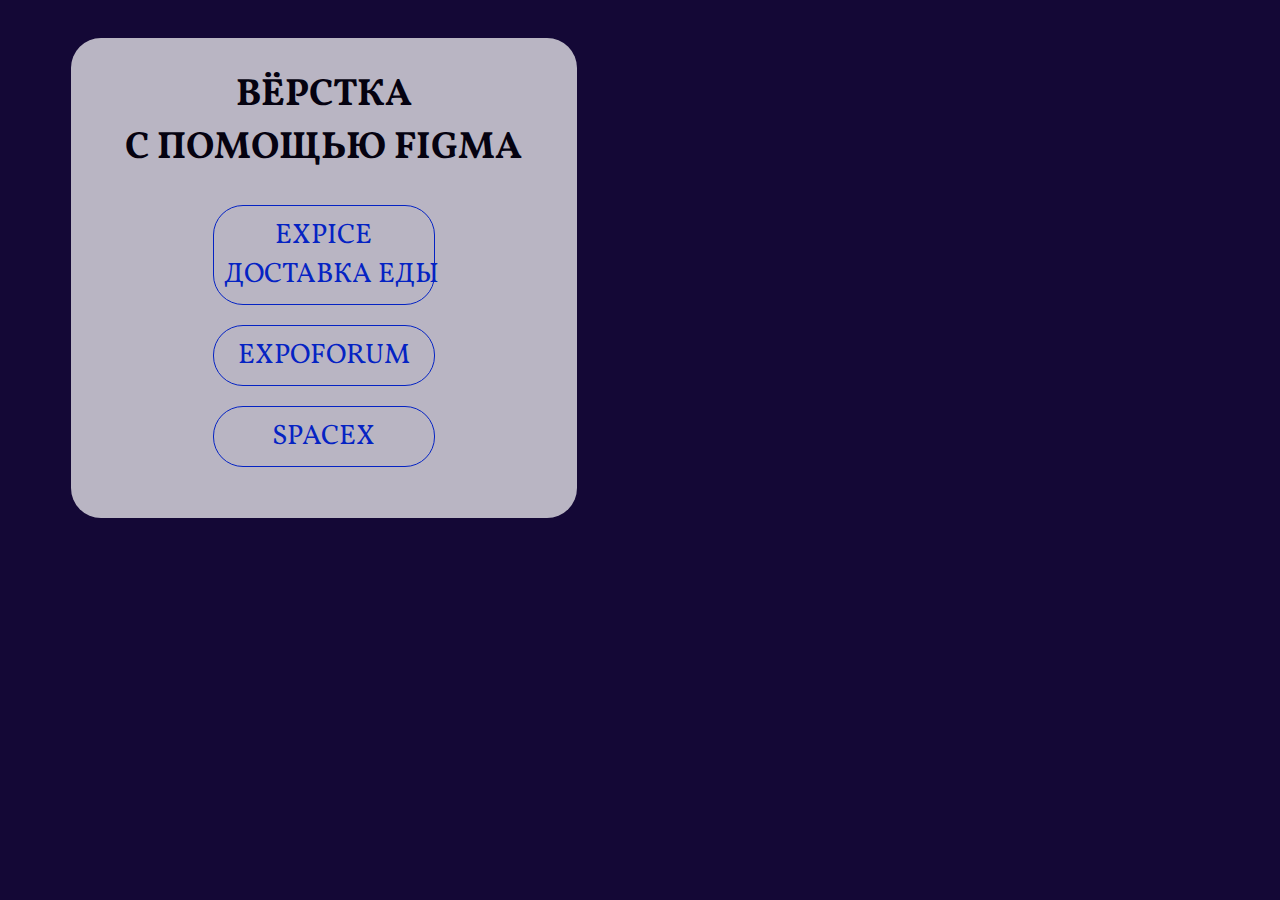
<file: index.html>
<!DOCTYPE html>
<html lang="en">
<head>
    <meta charset="UTF-8">
    <meta http-equiv="X-UA-Compatible" content="IE=edge">
    <meta name="viewport" content="width=device-width, initial-scale=1.0">
    <link rel="stylesheet" href="/style.css">
    <link rel="preconnect" href="https://fonts.gstatic.com">
    <link rel="preconnect" href="https://fonts.gstatic.com">
    <link href="https://fonts.googleapis.com/css2?family=Vollkorn:wght@400;700&display=swap" rel="stylesheet">
    
    <title>My project</title>
</head>
<body>
    <div class="main">
        <h2>Вёрстка с&nbsp;помощью Figma</h2>
        <a href="./expice/">Expice доставка&nbsp;еды</a>
        <a href="./expoforum/">Expoforum</a>
        <a href="./spacex/">SpaceX</a>
    </div>
</body>
</html>
</file>
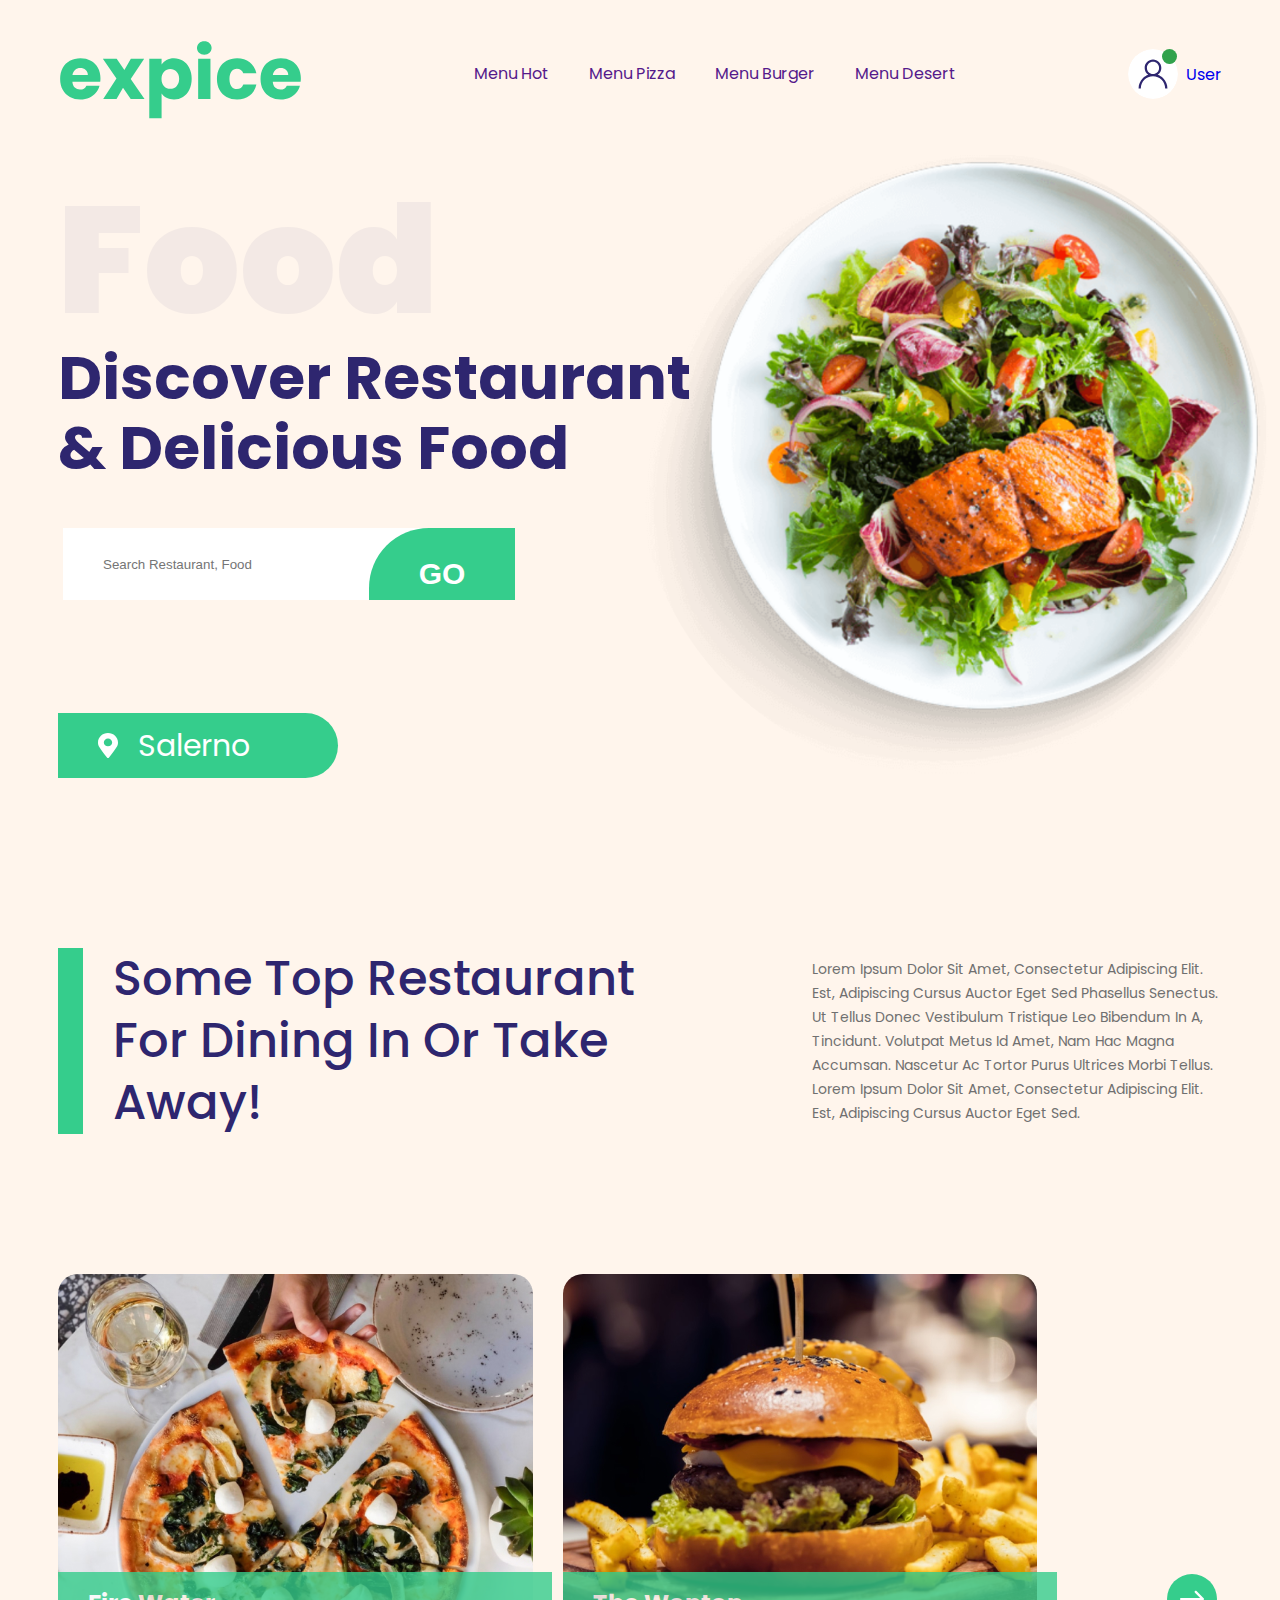
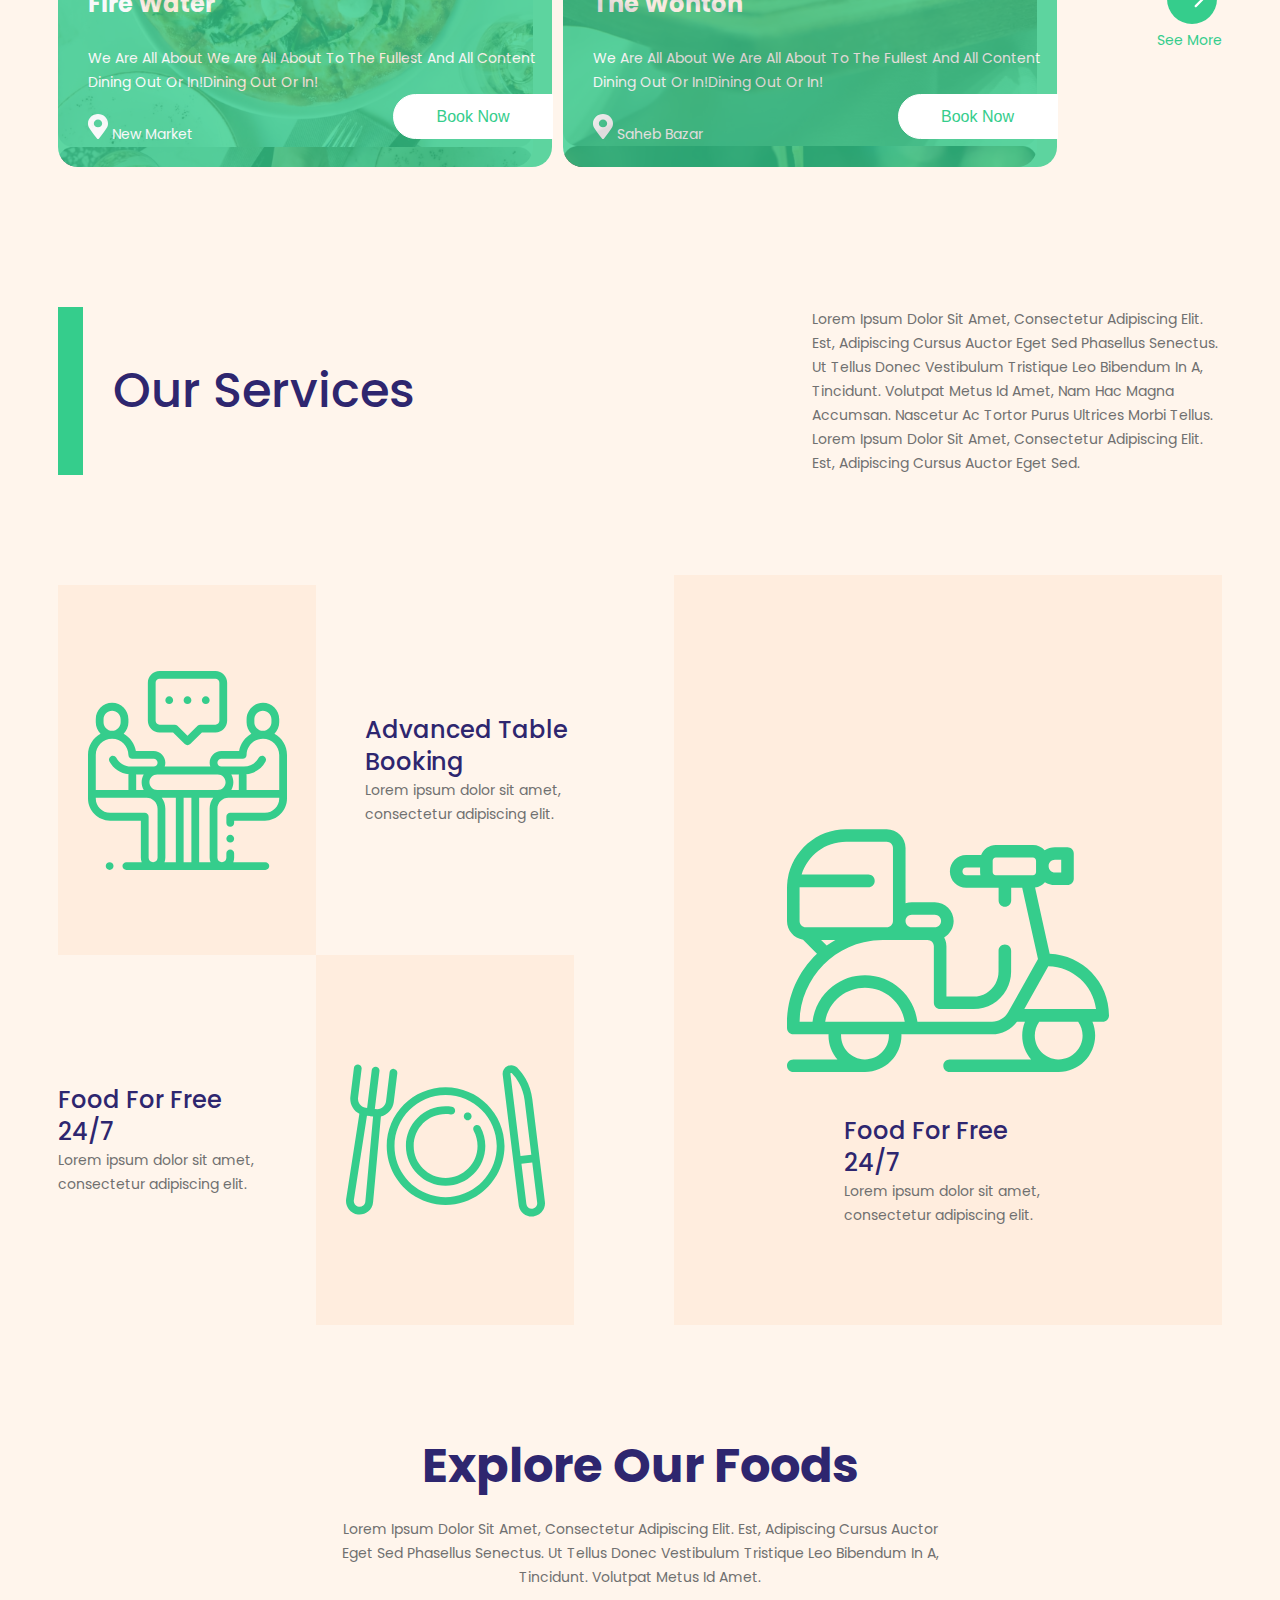
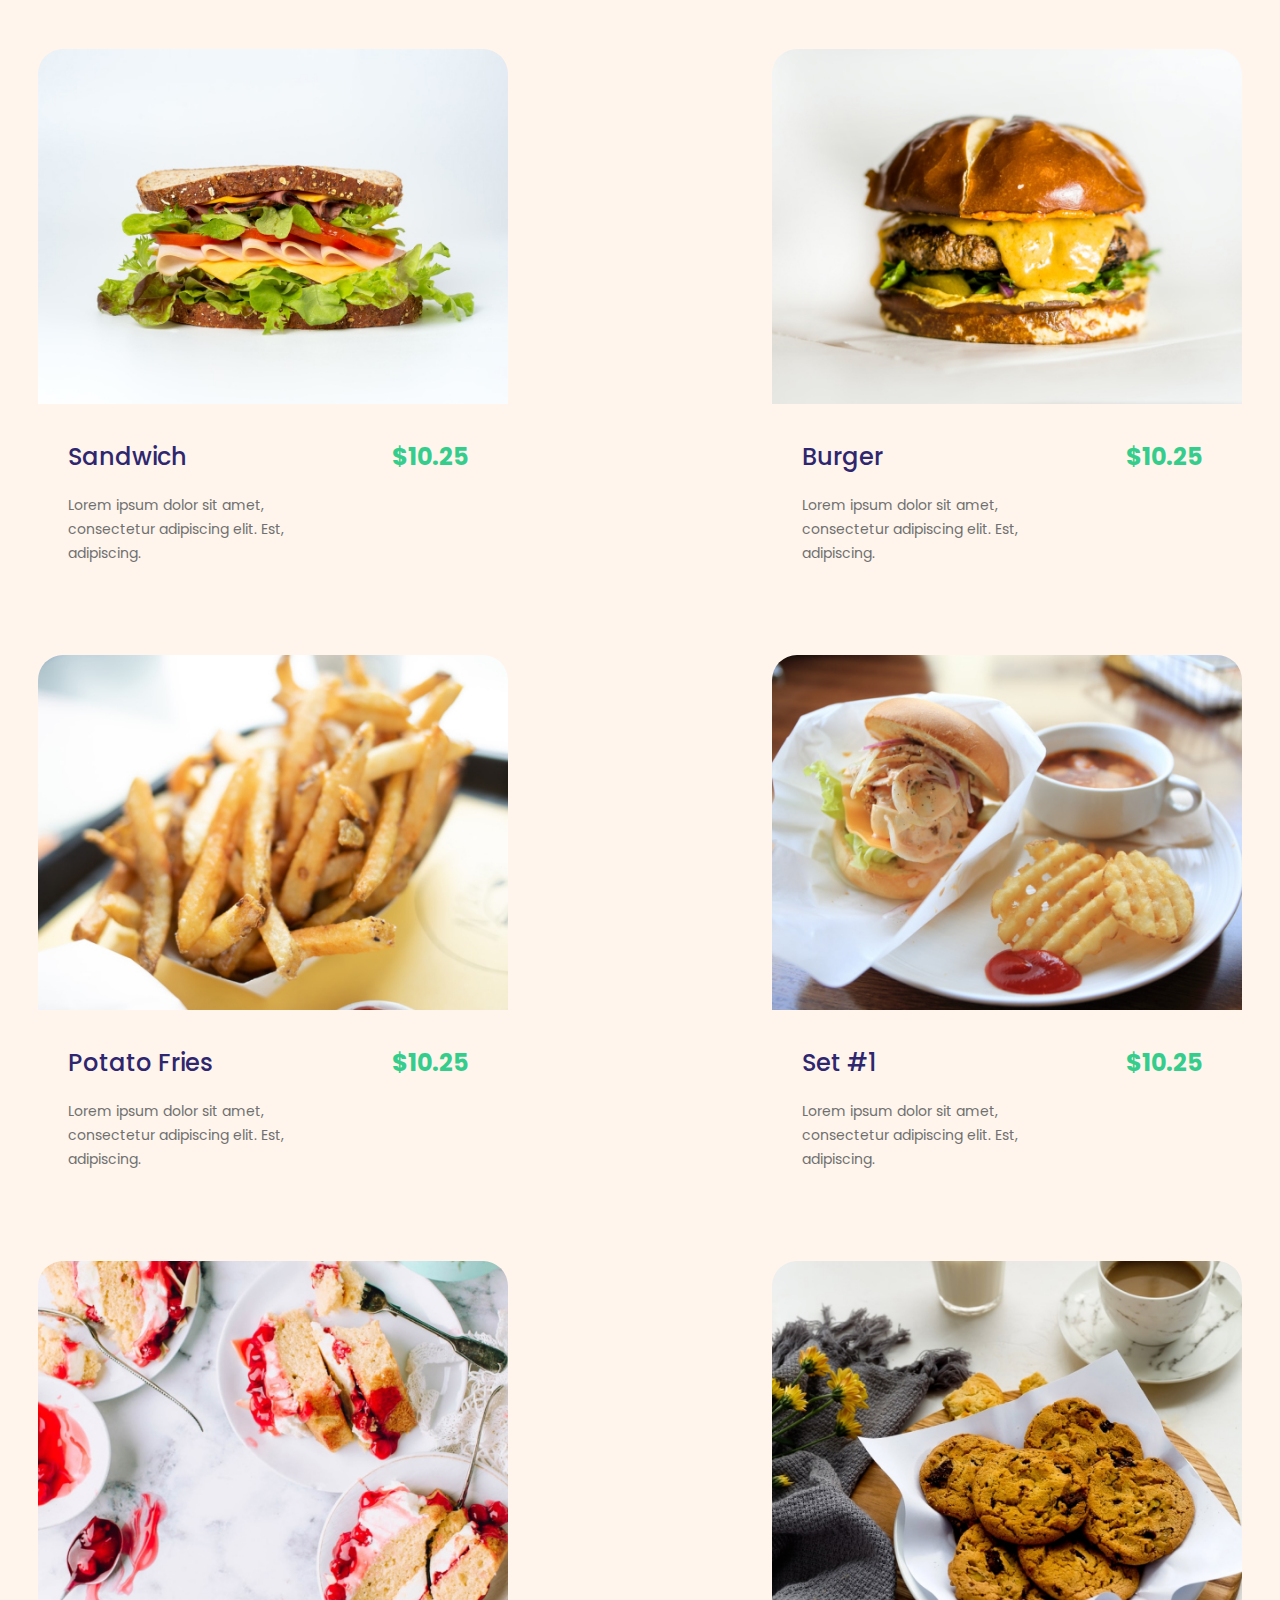
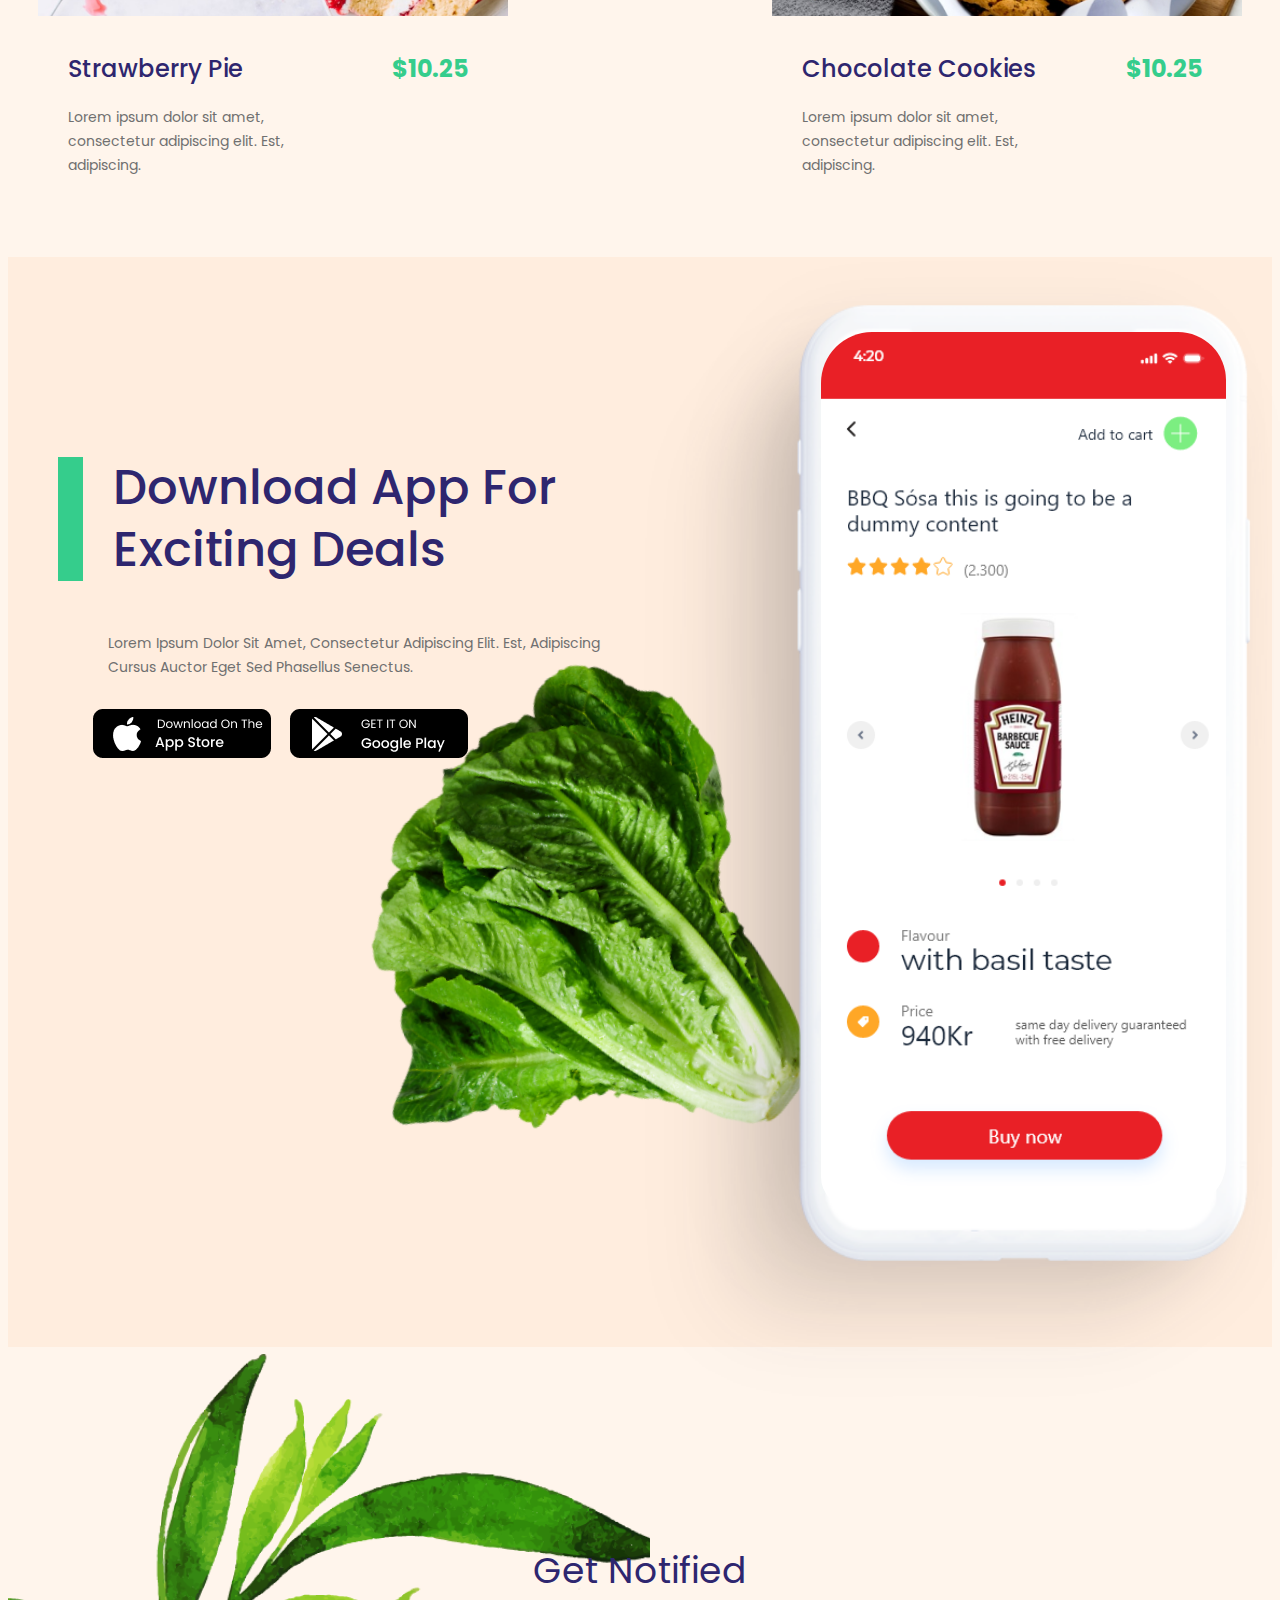
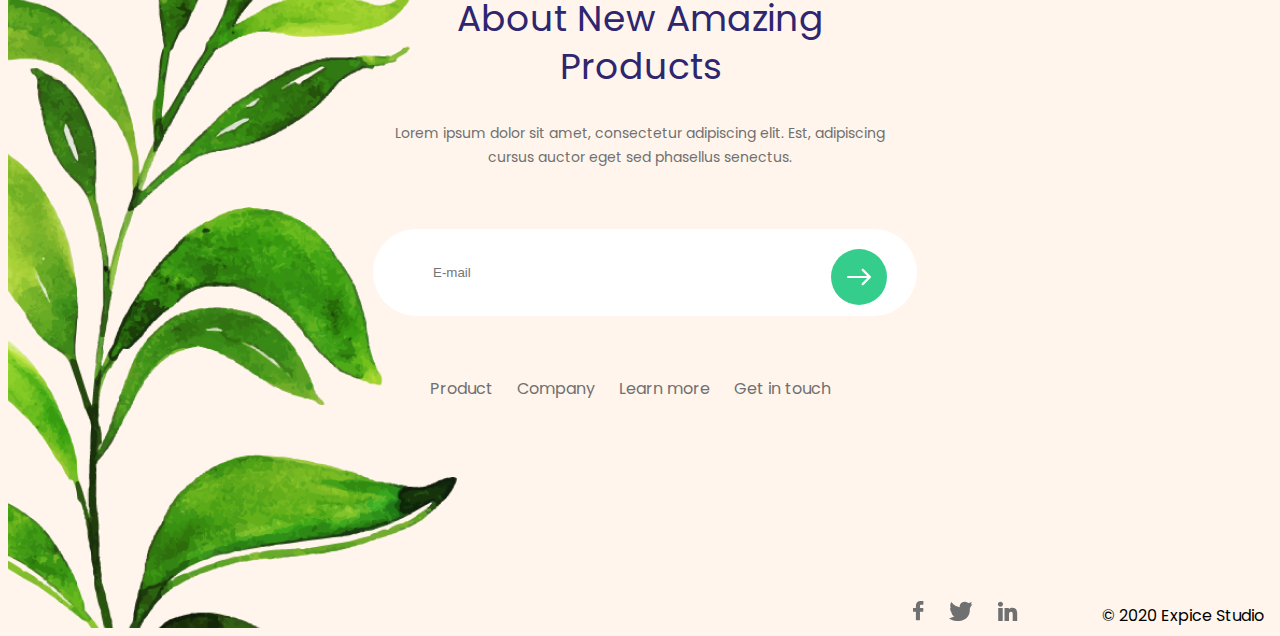
<file: expice/index.html>
<!DOCTYPE html>
<html lang="en">
<head>
    <meta charset="UTF-8">
    <meta http-equiv="X-UA-Compatible" content="IE=edge">
    <meta name="viewport" content="width=device-width, initial-scale=1.0">
    <link rel="stylesheet" href="./style.css">
    <link rel="preconnect" href="https://fonts.gstatic.com">
<link href="https://fonts.googleapis.com/css2?family=Poppins:wght@400;700;900&display=swap" rel="stylesheet">
    <title>EXPICE</title>
</head>
<body>

        <div class="header">
            <img src="./img/Logo.svg" alt="" class="logo">
            <ul class="header-menu">
                <li class="header-menu-item"><a href="">Menu Hot</a></li>
                <li class="header-menu-item"><a href="">Menu Pizza</a></li>
                <li class="header-menu-item"><a href="">Menu Burger</a></li>
                <li class="header-menu-item"><a href="">Menu Desert</a></li>
            </ul>
            <div class="user">
                <img src="./img/user-icon.svg" alt="" class="user-img">
                <div class="user-online"></div>
                <a href="#" class="user-link">User</a>
            </div>
        </div>
        <!-- /.header -->

        <div class="main-info">

            <div class="main-info-text">
                <p class="main-info-title">Food</p>
                <p class="main-info-about">Discover Restaurant <br>
                    & Delicious Food</p>

                <form class="main-search" action="" method="get">
                    <input class="main-search-input" name="s" placeholder="search restaurant, food" type="search">
                    <button type="submit" class="main-search-btn">go</button>
                </form>

                <div class="main-location">
                    <img class="main-location-img" src="./img/place.svg" alt="">
                    <p>Salerno</p>
                </div>
            </div>
        </div>
        <!-- /.main-info -->

    <div class="info-top">
        <h2 class="info-top-title">some top restaurant for 
                 dining in or Take away!</h2>
        <p class="info-top-text">Lorem ipsum dolor sit amet, consectetur adipiscing elit. Est, adipiscing cursus auctor eget sed phasellus senectus. Ut tellus donec vestibulum tristique leo bibendum in a, tincidunt. Volutpat metus id amet, nam hac magna accumsan. Nascetur ac tortor purus ultrices morbi tellus. Lorem ipsum dolor sit amet, consectetur adipiscing elit. Est, adipiscing cursus auctor eget sed.</p>
    </div>
    <!-- /.info-top -->

    <div class="slider">

        <div class="slide slide-pizza">
            <div class="slide-text">
                <h3>Fire Water</h3>
                <p>we are all about we are all about to the fullest and all content dining out or in!dining out or in!</p>
                <img src="./img/place.svg" alt="">
                <span>New Market</span>
            </div>
            <button class="slide-btn" type="button">Book Now </button>
        </div>

        <div class="slide slide-burg">
            <div class="slide-text">
                <h3>The Wonton </h3>
                <p>we are all about we are all about to the fullest and all content dining out or in!dining out or in!</p>
                <img src="./img/place.svg" alt="">
                <span>Saheb Bazar</span>
            </div>
            <button class="slide-btn" type="button">Book Now </button>
        </div>
        
        <div class="see-more">
            <button class="see-more-btn" type="button"></button>
            <p class="see-more-text">See&nbsp;More</p>
        </div>
    </div>
    <!-- /.slider -->

    
    <div class="info-top">
        <h2 class="info-top-title">Our Services</h2>
        <p class="info-top-text">Lorem ipsum dolor sit amet, consectetur adipiscing elit. Est, adipiscing cursus auctor eget sed phasellus senectus. Ut tellus donec vestibulum tristique leo bibendum in a, tincidunt. Volutpat metus id amet, nam hac magna accumsan. Nascetur ac tortor purus ultrices morbi tellus. Lorem ipsum dolor sit amet, consectetur adipiscing elit. Est, adipiscing cursus auctor eget sed.</p>
    </div>
    <!-- /.info-top -->

    <div class="services">
        <div class="services-item">

            <div class="services-inner">
                <div class="services-inner--img"></div>
                <div class="services-inner--text">
                    <h4 class="services-inner--title">advanced table
                        booking</h4>
                    <p>Lorem ipsum dolor sit amet, consectetur adipiscing elit.</p>
                </div>
            </div>

            <div class="services-inner">
                <div class="services-inner--text">
                    <h4 class="services-inner--title">Food For Free
                        24/7</h4>
                    <p>Lorem ipsum dolor sit amet, consectetur adipiscing elit.</p>
                </div>
                <div class="services-inner--img"></div>
            </div>

        </div>

        <div class="services-item delivery">
            <div class="services-inner--text">
                <h4 class="services-inner--title">Food For Free
                    24/7</h4>
                <p>Lorem ipsum dolor sit amet, consectetur adipiscing elit.</p>
            </div>
        </div>
    </div>
    <!-- /.services -->

    <div class="menu">

        <div class="menu-info">
        <h3 class="menu-title">Explore Our Foods</h3>
        <p class="menu-text">Lorem ipsum dolor sit amet, consectetur adipiscing elit. Est, adipiscing cursus auctor eget sed phasellus senectus. Ut tellus donec vestibulum tristique leo bibendum in a, tincidunt. Volutpat metus id amet.</p>
        </div>
        <!-- /.menu-info -->

        <div class="menu-list">
           <div class="menu-list--item">
               <img src="./img/menu1.jpg" alt="" class="menu-item--img">
               <div class="menu-item--info">
                    <h4 class="menu-item--title">Sandwich</h4>
                    <span class="menu-item--price">$10.25</span>
                    <p class="menu-item--text">Lorem ipsum dolor sit amet, consectetur adipiscing elit. Est, adipiscing. </p>
                    </div>
           </div>
           <div class="menu-list--item">
               <img src="./img/menu2.jpg" alt="" class="menu-item--img">
               <div class="menu-item--info">
                    <h4 class="menu-item--title">Burger</h4>
                    <span class="menu-item--price">$10.25</span>
                    <p class="menu-item--text">Lorem ipsum dolor sit amet, consectetur adipiscing elit. Est, adipiscing. </p>
                    </div>
           </div>
           <div class="menu-list--item">
               <img src="./img/menu3.jpg" alt="" class="menu-item--img">
               <div class="menu-item--info">
                    <h4 class="menu-item--title">Potato Fries</h4>
                    <span class="menu-item--price">$10.25</span>
                    <p class="menu-item--text">Lorem ipsum dolor sit amet, consectetur adipiscing elit. Est, adipiscing. </p>
                    </div>
           </div>
           <div class="menu-list--item">
               <img src="./img/menu4.jpg" alt="" class="menu-item--img">
               <div class="menu-item--info">
                    <h4 class="menu-item--title">Set #1</h4>
                    <span class="menu-item--price">$10.25</span>
                    <p class="menu-item--text">Lorem ipsum dolor sit amet, consectetur adipiscing elit. Est, adipiscing. </p>
                    </div>
           </div>
           <div class="menu-list--item">
               <img src="./img/menu5.jpg" alt="" class="menu-item--img">
               <div class="menu-item--info">
                    <h4 class="menu-item--title">Strawberry pie</h4>
                    <span class="menu-item--price">$10.25</span>
                    <p class="menu-item--text">Lorem ipsum dolor sit amet, consectetur adipiscing elit. Est, adipiscing. </p>
                    </div>
           </div>
           <div class="menu-list--item">
               <img src="./img/menu6.jpg" alt="" class="menu-item--img">
               <div class="menu-item--info">
                    <h4 class="menu-item--title">chocolate cookies</h4>
                    <span class="menu-item--price">$10.25</span>
                    <p class="menu-item--text">Lorem ipsum dolor sit amet, consectetur adipiscing elit. Est, adipiscing. </p>
                    </div>
           </div>

        </div>
        <!-- /.menu-list -->

    </div>
    <!-- /.menu -->

    <div class="app">
        <div class="app-item">
            <div class="info-top">
                <h2 class="info-top-title">Download app for Exciting Deals</h2>
            </div><!-- /.info-top -->
            <p class="info-top-text">Lorem ipsum dolor sit amet, consectetur adipiscing elit. Est, adipiscing cursus auctor eget sed phasellus senectus. </p>
            
            <button class="app-btn apple"></button>
            <button class="app-btn google"></button>
        </div>

        <div class="app-item pic">
            <img src="./img/app1.png" alt="" class="app-img second">
            <img src="./img/app2.png" alt="" class="app-img first">
            <img src="./img/app3.png" alt="" class="app-img third">
        </div>
    </div>
    <!-- /.app -->

    <footer class="footer">
        <div class="footer-content">
            <h3 class="footer-title">Get notified</h3>
            <h3 class="footer-title">about new amazing products</h3>
            <p class="footer-text">Lorem ipsum dolor sit amet, consectetur adipiscing elit. Est, adipiscing cursus auctor eget sed phasellus senectus. </p>
                <form action="" class="footer-form">
                    <input type="text" class="footer-input" placeholder="E-mail">
                    <button class="footer-btn" type="submit"></button>
                </form>
            <div class="footer-menu">
                <a href="" class="footer-menu--link">Product</a>
                <a href="" class="footer-menu--link">Company</a>
                <a href="" class="footer-menu--link">Learn more</a>
                <a href="" class="footer-menu--link">Get in touch</a>
            </div>
        </div>

        <div class="soc-menu">
            <a href="" class="soc-link"><img src="./img/footer-soc1.svg" alt=""></a>
            <a href="" class="soc-link"><img src="./img/footer-soc2.svg" alt=""></a>
            <a href="" class="soc-link"><img src="./img/footer-soc3.svg" alt=""></a>
            
        <p class="copyright"> © 2020 Expice Studio</p>
        </div>
    </footer>
    <!-- /.footer -->
    
</body>
</html>
</file>
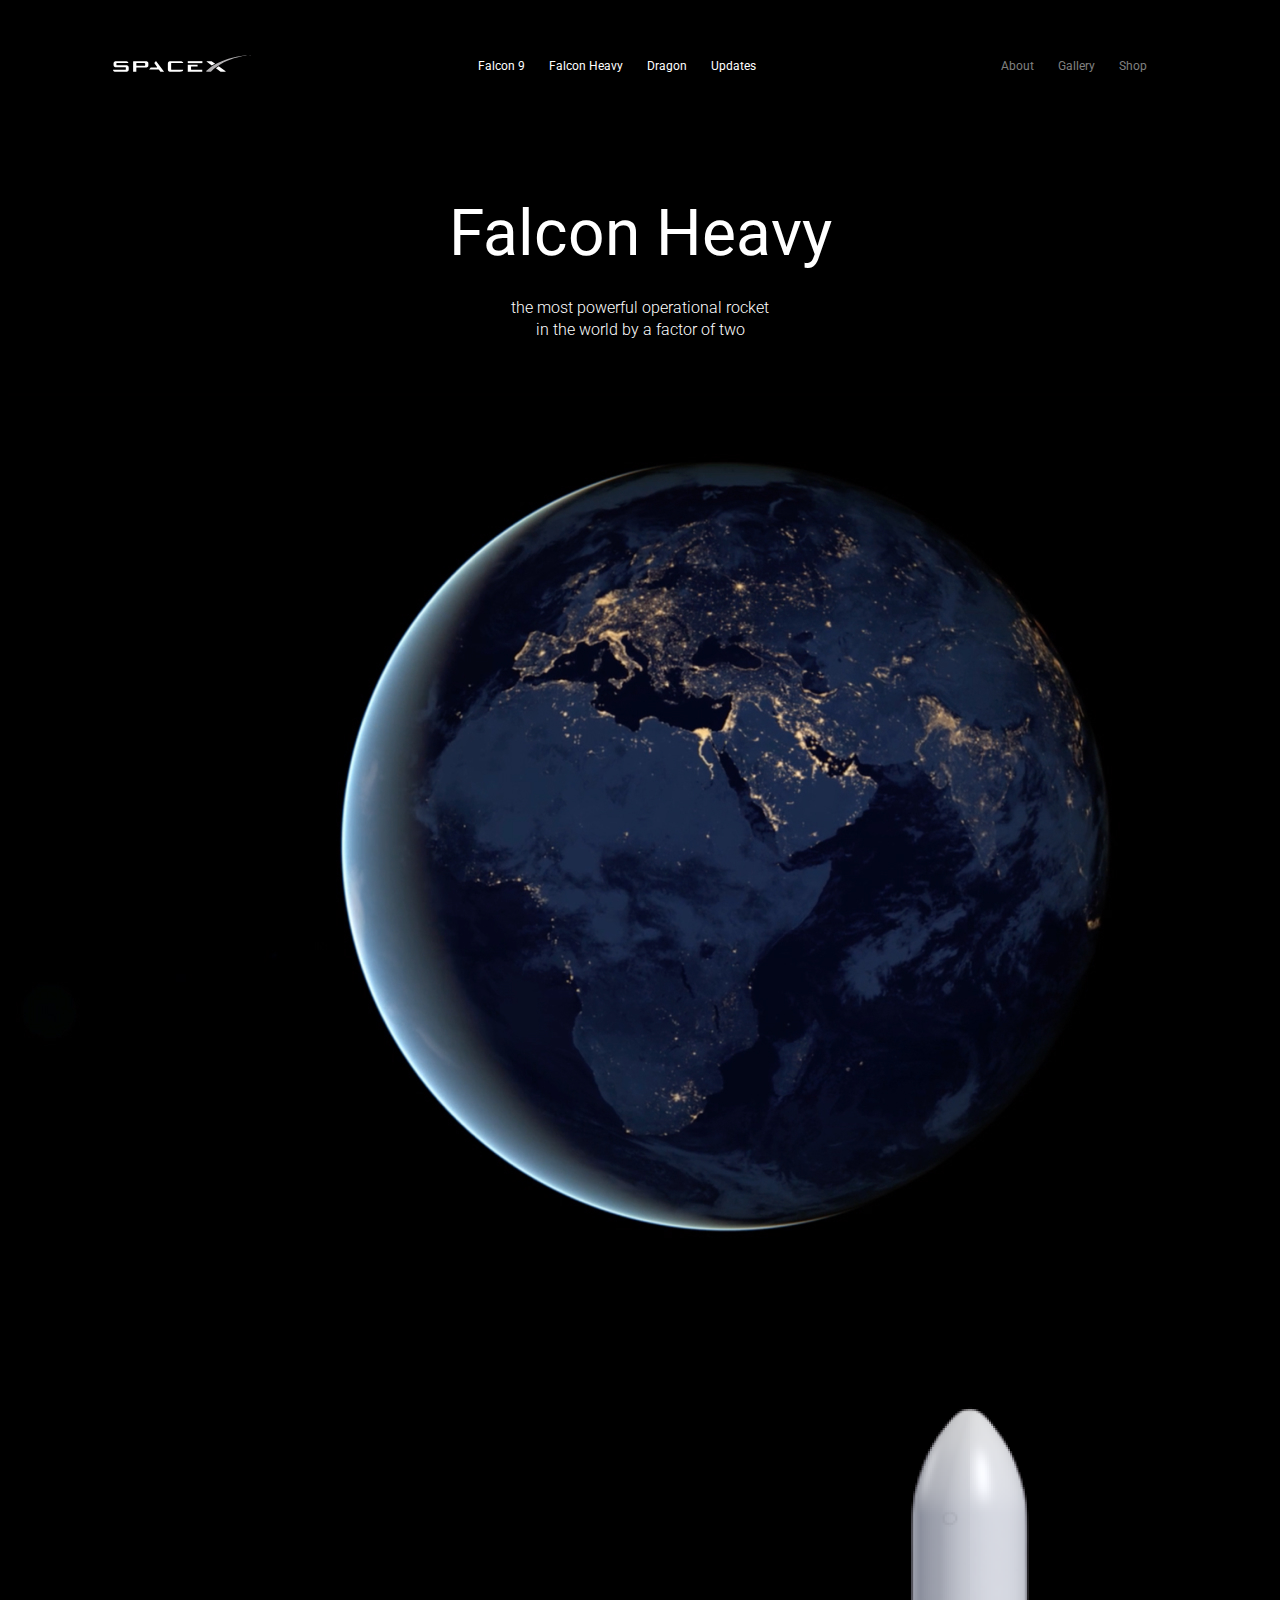
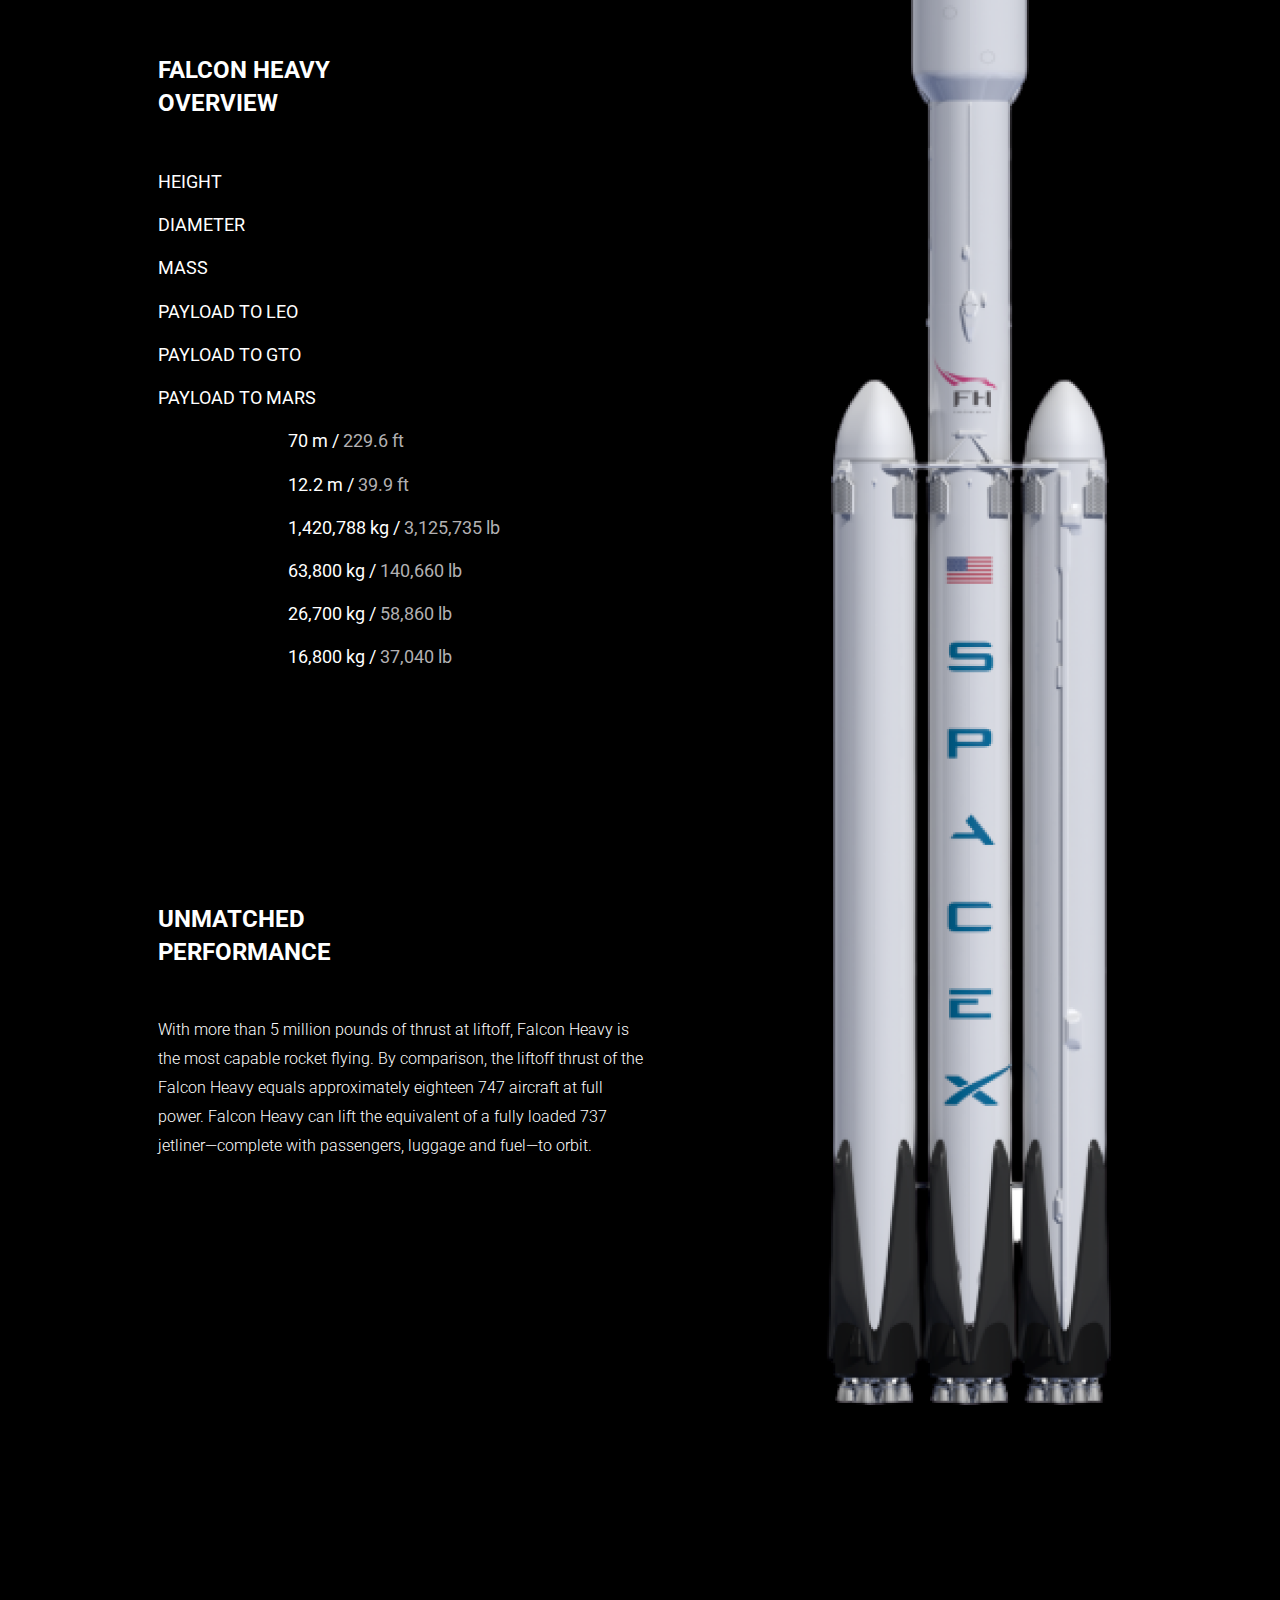
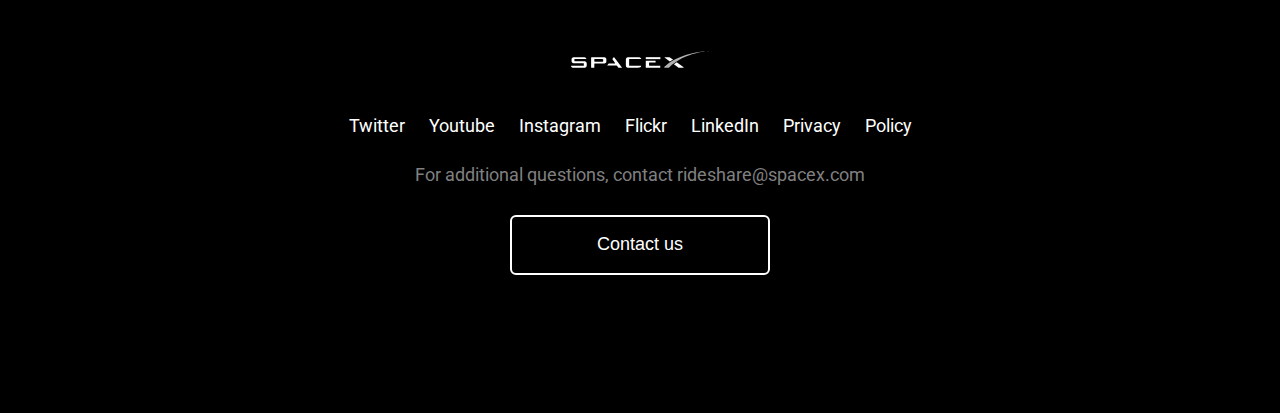
<file: spacex/index.html>
<!DOCTYPE html>
<html lang="en">
<head>
    <meta charset="UTF-8">
    <meta http-equiv="X-UA-Compatible" content="IE=edge">
    <meta name="viewport" content="width=device-width, initial-scale=1.0">
    <link rel="stylesheet" href="/spacex/style.css">

    <link rel="preconnect" href="https://fonts.gstatic.com">
    <link href="https://fonts.googleapis.com/css2?family=Roboto&display=swap" rel="stylesheet">

    <title>SpaceX</title>
</head>
<body>
    
    <div class="header">
                
        <div class="logo"><img src="img/logo.svg" alt=""></div>

             <div class="menu__product">
                    <a href="">Falcon 9</a>
                    <a href="">Falcon Heavy</a>
                    <a href="">Dragon</a>
                    <a href="">Updates</a>
                </div>

             <div class="main__menu">
                    <a href="">About</a>
                    <a href="">Gallery</a>
                    <a href="">Shop</a>
            </div>
     </div>

            
    <div class="falcon">
        <div class="falcon__head">Falcon Heavy</div>
        <div class="falcon__text">The most powerful operational rocket <br> in the world by a factor of two</div>
        <div class="falcon__img"></div>
    </div>

    <div class="rocket">
        <div class="rocket__overview">

            <h3>Falcon Heavy Overview</h3> 
            
            <div class="parametres">

                <div class="parametres__name">
                    <p>HEIGHT</p>
                    <p>DIAMETER</p>
                    <p>MASS</p>
                    <p>PAYLOAD TO LEO</p>
                    <p>PAYLOAD TO GTO	</p>
                    <p>PAYLOAD TO MARS</p>
                </div>

                <div class="parametres__value">
                    <p class="parametres__kg">70 m / 
                        <span class="parametres__lb">229.6 ft</span>
                    </p>

                    <p class="parametres__kg">12.2 m / 
                    <span class="parametres__lb">39.9 ft</span>
                    </p>

                    <p class="parametres__kg">1,420,788 kg / 
                    <span class="parametres__lb">3,125,735 lb</span>
                    </p>

                    <p class="parametres__kg">63,800 kg / 
                    <span class="parametres__lb">140,660 lb</span>
                    </p>

                    <p class="parametres__kg">26,700 kg / 
                    <span class="parametres__lb">58,860 lb</span>
                     </p>

                    <p class="parametres__kg">16,800 kg / 
                    <span class="parametres__lb">37,040 lb</span>
                    </p>
                </div>

            </div>

            <h3 class="performance__header">UNMATCHED PERFORMANCE</h3>
            <p class="performance__text">
                With more than 5 million pounds of thrust at liftoff, Falcon Heavy is the most capable rocket flying. By comparison, the liftoff thrust of the Falcon Heavy equals approximately eighteen 747 aircraft at full power. Falcon Heavy can lift the equivalent of a fully loaded 737 jetliner—complete with passengers, luggage and fuel—to orbit.
            </p>
        </div>

        <div class="rocket__img"></div>
    </div>


    <div class="footer">
               
        <div class="footer__logo"><img src="img/logo.svg" alt=""></div>

        <div class="links">
            <a href="">Twitter</a>
            <a href="">Youtube</a>
            <a href="">Instagram</a>
            <a href="">Flickr</a>
            <a href="">LinkedIn</a>
            <a href="">Privacy</a>
            <a href="">Policy</a>
        </div>
        
        <p class="footer__text">For additional questions, contact rideshare@spacex.com</p>

        <button class="footer__btn" type="button">Contact us</button>

    </div>

</body>
</html>
</file>
<file: style.css>
*{
    box-sizing: border-box;
}

body {
    background: #140836 url('https://images.unsplash.com/photo-1606818855637-f637cdb124b4?ixlib=rb-1.2.1&ixid=MnwxMjA3fDB8MHxwaG90by1wYWdlfHx8fGVufDB8fHx8&auto=format&fit=crop&w=1934&q=80') no-repeat center;
    background-size: cover;
    font-family: 'Vollkorn', serif;
}

h2,p {
    margin: 0;
    padding: 0;
    margin-bottom: 30px;
}

.main {
    margin-top: 3%;
    margin-left: 5%;
    padding: 30px;
    width: 40%;
    background: #fff;
    opacity: 0.7;
    font-size: 28px;
    text-transform: uppercase;
    border: 1px solid transparent;
    border-radius: 30px;
}

a {
    margin: 20px 25%;
    padding: 10px;
    display: block;
    text-decoration: none;
    color: rgb(0, 47, 255);
    font-style: bold;
    border: 1px solid rgb(0, 47, 255);
    border-radius: 30px;
    text-align: center;
}

a:hover {
    transform: scale(1.2);
}

a:visited {
    color: rgb(55, 60, 80);
}

h2 {
    text-align: center;
    font-size: 38px;
}
</file>
<file: expice/style.css>
* {
    box-sizing: border-box;
}

body {
    font-family: 'Poppins', sans-serif;
    min-width: 1195px;
    background: #FFF5EC;
}

p, h1, h2, h3, h4 {
    margin: 0;
    padding: 0;
}

a {
    text-decoration: none;
}

li {
    list-style: none;
}

.header {
    margin: 20px 50px;
    display: flex;
    justify-content: space-between;
    align-items: center;
}

.logo {

}

.header-menu {
    display: flex;
    align-items: center;
}

.header-menu-item {
    margin-right: 40px;
    font-size: 16px;
    line-height: 24px;
    text-align: center;
    color: #2E266F;
 }

 .user {
     display: flex;
     align-items: center;
 }

 .user-img {
    width: 52px;
    height: 52px;
    border: 1px solid transparent;
    border-radius: 50%;
 }

 .user-online {
     margin-top: -35px;
     margin-left: -17px;
    width: 15px;
    height: 15px;
    background: #31A24C;
    border: 1px solid transparent;
    border-radius: 50%;
 }

 .user-link {
    margin-left: 9px;
 }

 .main-info {
    display: flex;
    background: url('./img/main-food.png') no-repeat right;
    background-size: contain;
    margin-bottom: 170px;
 }

 .main-info-text {
    margin-left: 50px;
 }

 .main-info-title {
    font-weight: 900;
    font-size: 150px;
    line-height: 225px;
    color: #2E266F;
    opacity: 0.05;
 }

.main-info-about {
    width: 750px;
    margin-top: -30px;
    font-weight: bold;
    font-size: 60px;
    line-height: 70px;
    text-transform: capitalize;
    color: #2E266F;
 }

 .main-search {
     position: relative;
    margin-top: 40px;
    width: 462px;
    height: 90px;
    border: 5px solid transparent;
 }

 .main-search-input {
    width: 450px;
    height: 72px;
    padding-left: 40px;
    outline: none;
    text-transform: capitalize;
    color: #2E266F;
    border: none;
 }

 .main-search-btn {
    position: absolute;
    right: 0;
    width: 146px;
    height: 72px;
    background: #35CD8C;
    border: none;
    border-radius: 60px 0px 0px 0px;
    text-transform: uppercase;
    color: #FFFFFF;
    font-weight: 600;
    font-size: 30px;
    line-height: 90px;
    text-align: center;
    cursor: pointer;
 }

.main-location {
    margin-top: 100px;
    width: 280px;
    height: 65px;
    background: #35CD8C;
    border-radius: 0px 100px 100px 0px;
    
    font-size: 30px;
    line-height: 90px;
    /* or 300% */

    display: flex;
    align-items: center;
    text-transform: capitalize;

    color: #FFFFFF;
  }

  .main-location-img {
      margin: 0 20px 0 40px;
  }

  .main-food {
    margin-top: 50px;
  }


.info-top {
      margin: 50px;
      display: flex;
      align-items: center;
      border-left: 25px solid #35CD8C;
  }

.info-top-title {
    width: 700px;
    padding-left: 30px;
    font-weight: 500;
    font-size: 48px;
    line-height: 62px;
    text-transform: capitalize;
    color: #2E266F;
  }

.info-top-text {
    width: 500px;
    margin-left: 150px;
    font-size: 14px;
    line-height: 24px;
    text-transform: capitalize;
    color: #707070;
}

.slider {
    display: flex;
    margin: 140px 50px;
}

.slide {
    margin-right: 30px;
    width: 494px;
    height: 493px;
    border-radius: 20px;
}

.slide-pizza {
    background: url('./img/slide-pizza.jpg');
    background-size: contain;
}

.slide-burg {
    background: url('./img/slide-burg.jpg');
    background-size: contain;
}

.slide-text {
	position: absolute;
    margin-top: 298px;
    padding-top: 20px;
    padding-left: 30px;
    width: 494px;
    height: 195px;
    background: #35CD8C;
    opacity: 0.8;
    border-radius: 0px 0px 20px 20px;
}

.slide-text h3 {
    font-weight: bold;
    font-size: 24px;
    line-height: 24px;
    text-transform: capitalize;
    color: #FFFFFF;
    margin-bottom: 30px;
}

.slide-text p, .slide-text span {
    font-size: 14px;
    line-height: 24px;
    text-transform: capitalize;
    color: #FFFFFF;
}

.slide-text img {
    margin-top: 20px;
}

.slide-btn {
    position: absolute;
    width: 160px;
    height: 45px;
    margin-top: 420px;
    margin-left: 335px;
    background: #FFFFFF;
    border: 1px solid #fff;
    border-radius: 100px 0px 0px 100px;
    text-transform: capitalize;
    color: #35CD8C;
    font-size: 16px;
    line-height: 24px;
    cursor: pointer;
}

.see-more-btn {
    margin-top: 300px;
    margin-left: 100px;
    height: 50px;
    width: 50px;
    border-radius: 25px;
    border-color: transparent;
    background:  #35CD8C;
    cursor: pointer;
    background: url('./img/footer-btn.svg') no-repeat center #35CD8C;
}

.see-more-text {
    margin-left: 90px;
    font-size: 14px;
    line-height: 24px;
    text-transform: capitalize;
    color: #35CD8C;
}

.services {
    display: flex;
}

.services-item {
    padding: 10px 0;
    width: 50%;
    margin: 50px;
}

.services-inner {
    display: flex;
    justify-content: space-between;
    align-items: center;
}

.services-inner--img {
    width: 50%;
    min-height: 370px;
    background: url('./img/service-icon1.svg') no-repeat center #FFEDDE;
}

.services-inner--text {
    width: 209px;
    font-size: 14px;
    line-height: 24px;
    color: #707070;
}

.services-inner--title {
    font-weight: 500;
    font-size: 24px;
    line-height: 32px;
    text-transform: capitalize;
    color: #2E266F;
}

.services-inner--img:last-child {
    background: url('./img/service-icon2.svg') no-repeat center #FFEDDE;
}

.services-item.delivery {
    width: 670px;
    height: 750px;
    background: url('./img/service-icon3.svg') no-repeat center #FFEDDE;
}

.delivery .services-inner--text {
    margin: 530px auto;
}

.menu {
    margin: 50px 30px;
}

.menu-info {
    width: 609px;
    margin: 0 auto;
    text-align: center;
}

.menu-title {
    font-size: 48px;
    line-height: 62px;
    text-transform: capitalize;
    color: #2E266F;
}

.menu-text {
    margin-top: 20px;
    font-size: 14px;
    line-height: 24px;
    text-transform: capitalize;
    color: #707070;
}

.menu-list {
    display: flex;
    justify-content: space-between;
    flex-wrap: wrap;
}

.menu-list--item {
    width: 470px;
    margin-top: 60px;
}

.menu-item--img {
    width: 100%;
    height: 355px;
    border-radius: 25px 25px 0px 0px;
}

.menu-item--info {
    width: 100%;
    position: relative;
    margin: 30px;
}

.menu-item--title {
    font-weight: 500;
    font-size: 24px;
    line-height: 32px;
    text-transform: capitalize;
    color: #2E266F;
}

.menu-item--price {
    position: absolute;
    top: 0;
    right: 70px;
    font-weight: bold;
    font-size: 24px;
    line-height: 32px;
    color: #35CD8C;
}

.menu-item--text {
    width: 60%;
    margin-top: 20px;
    font-size: 14px;
    line-height: 24px;
    color: #707070;
}

.app {
    height: 1090px;
    display: flex;
    justify-content: space-between;
    background: #FFEDDE;
}

.app-item {
    min-width: 50%;
}

.app-item .info-top {
    margin-top: 200px;
}

.app-item .info-top-text {
    margin-left: 100px;
}

.app-item.pic {
    position: relative; 
}

.app-img {
    position: absolute;
}

.app-img.first {
    z-index: 1000;
    top: 75px;
    left: 181px;
}

.app-img.second {
    z-index: 100;
}

.app-img.third {
    z-index: 1;
    top: 240px;
    right: 250px;
    transform: rotate(-5.33deg);
}

.app-btn {
    margin-top: 30px;
    border: none;
    width: 178px;
    height: 49px;
    cursor: pointer;
}

.app-btn.apple {
    margin-left: 85px;
    background: url('./img/app-apple.png');
}

.app-btn.google {
    margin-left: 15px;
    background: url('./img/app-google.png');
}

.footer {
    background: url('./img/footer-img.png') no-repeat left bottom;
}

.footer-content {
    padding: 200px 0;
    margin: 0 auto;
    width: 534px;
    text-align: center;
}

.footer-title {
    font-weight: normal;
    font-size: 36px;
    line-height: 48px;
    text-transform: capitalize;
    color: #2E266F;
}

.footer-text {
    margin-top: 30px;
    font-size: 14px;
    line-height: 24px;
    color: #707070;
}

.footer-form {
    margin: 60px 0;
    position: relative;
}

.footer-input {
    border: none;
    width: 544px;
    box-shadow: 2px 2px 30px 2px #FFF5EC;
    border-radius: 100px;
    padding: 36px 60px;
}

.footer-btn {
    top: 20px;
    right: 20px;
    position: absolute;
    border: none;
    width: 56px;
    height: 56px;
    background: url('./img/footer-btn.svg') no-repeat center #35CD8C;
    border-radius: 50%;
    cursor: pointer;
}

.footer-menu {

}

.footer-menu--link {
    margin-right: 20px;
    font-size: 16px;
    line-height: 24px;
    color: #707070;
}

.soc-menu {
    margin-left: 70%;
}

.soc-link {
    margin-left: 20px;
}

.copyright {
    display: inline;
    margin-left: 80px;
}

a:hover {
    text-decoration-line: underline;
}
</file>
<file: spacex/style.css>
* {
    box-sizing: border-box;
}

p {
    margin: 0;
    padding: 0;
}

a {
    text-decoration: none;
    color: white;
}

body {
    max-width: 1437px;
    background: #000;
    color: white;
    font-family: 'Roboto', sans-serif;
}

.header {
    display: flex;
    justify-content: space-between;
    text-align: center;
    margin-top: 55px;
}

.logo {
    margin-left: 105px;
}

.header a {
    display: inline-block;
    margin-right: 20px;
    text-decoration: none;
    color: white;
    font-size: 12px;
    line-height: 14px;
}

.menu__product {
    margin-left: auto;
    margin-right: auto;
}

.main__menu {
    margin-right: 105px;
}

.main__menu a{
    color: #808080;
}


.falcon {
    margin-top: 120px ;
    margin-right: auto;
    margin-left: auto;
}

.falcon__head {
    font-size: 64px;
    line-height: 75px;
    text-align: center;
    color: #FFFFFF;
}

.falcon__text {
    margin-top: 26px;
    font-size: 16px;
    font-weight: 300;
    line-height: 140%;
    text-align: center;
    text-transform: lowercase;
}

.falcon__img {
    width: 1437px;
    height: 1006px;
    background: url('img/earth.jpg') no-repeat;
    background-size: cover;
}

.rocket {
    display: flex;
    align-items: center;
    justify-content: space-around;
}

.rocket__overview {
    margin-left: 150px;
}


h3 {
    width: 175px;
    margin: 0;
    margin-bottom: 45px;
    padding: 0;

    font-weight: bold;
    font-size: 24px;
    line-height: 140%;
    text-transform: uppercase;
}

.performance__header {
    margin-top: 218px;
}

.performance__text{
    width: 490px;
    font-weight: 300;
    line-height: 29px;
}

.rocket__img {
    width: 644px;
    height: 1718px;
    background: url('img/rocket.png') no-repeat;
    background-size: cover;
}

.parametres > div {
    display: inline-block;
}

.parametres__name  p{
    margin-bottom: 11px;
    font-size: 18px;
    line-height: 179.69%;
} 

.parametres__value {
    margin-left: 130px;
}

.parametres__kg {
    margin-bottom: 11px;
    left: 437px;
    font-size: 18px;
    line-height: 179.69%;
}

.parametres__lb {
    font-size: 18px;
    line-height: 179.69%;
    /* or 32px */
    
    color: #B2B0B2;

}

.footer {
    margin-top: 185px;
    text-align: center;
}

.footer__logo {
    margin-bottom: 43px;
}

.links {
    margin-bottom: 28px;
    display: inline-block;
}

.links a {
    font-size: 18px;
    line-height: 21px;
    margin-right: 20px;
}

.footer__text {
    margin-bottom: 30px;
    font-size: 18px;
    line-height: 21px;

    color: #808080;
}

.footer__btn {
    margin-bottom: 130px;
    background-color: black;
    width: 260px;
    height: 60px;
    border: 2px solid #FFFFFF;
    border-radius: 6px;
    color: #fff;
    font-size: 18px;
    line-height: 21px;
    cursor: pointer;
}

a:hover {
    border-bottom: 2px solid darkblue;
}
</file>
